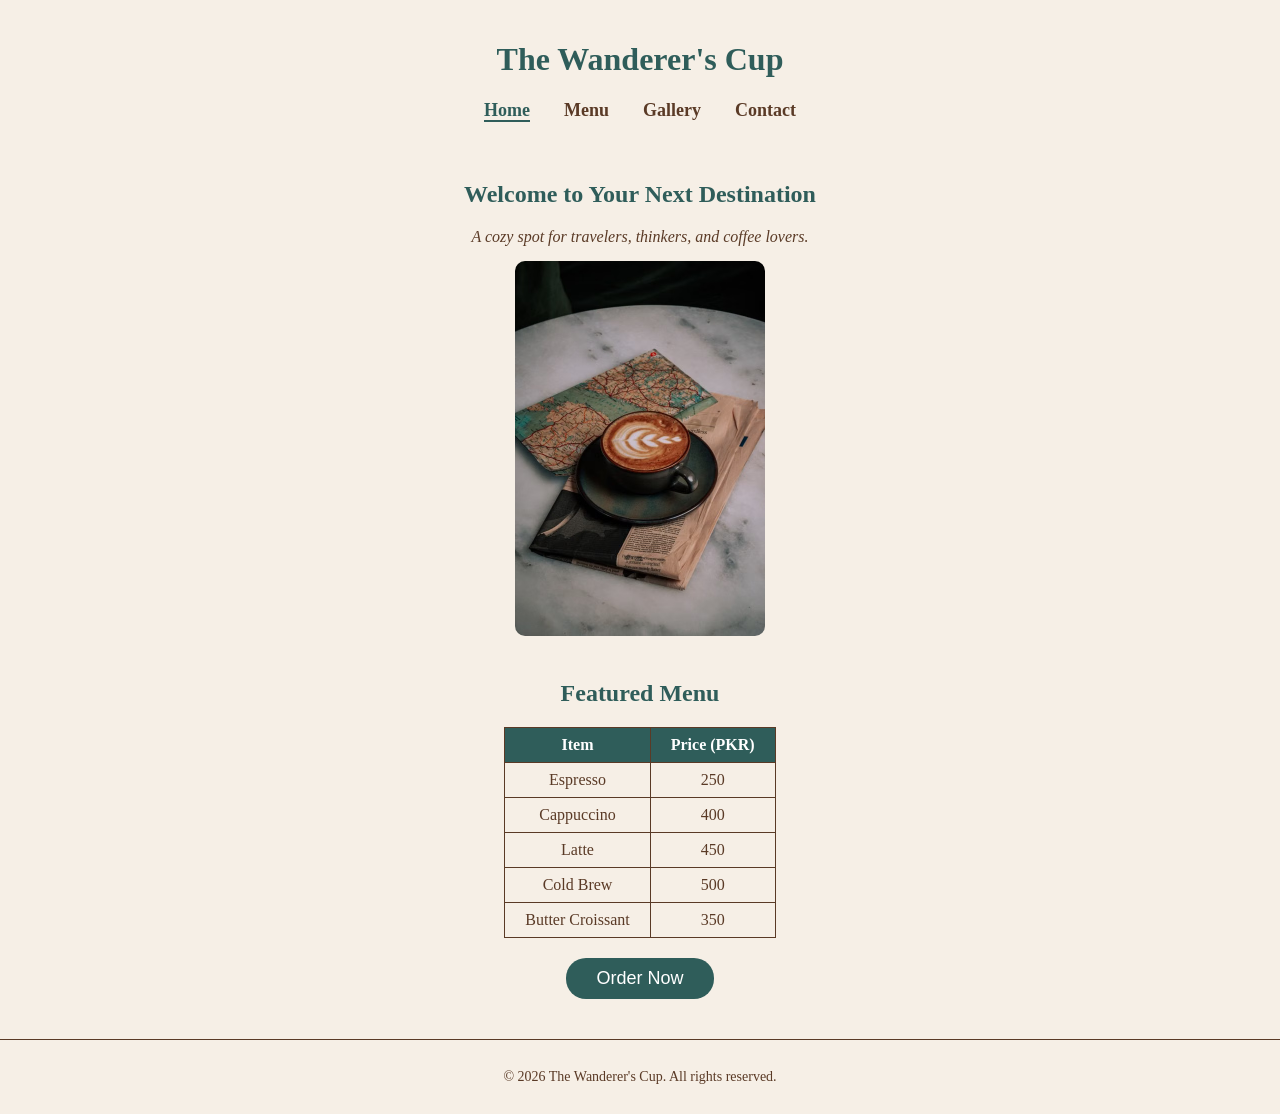
<file: index.html>
<!--
  Name: Nafay Ibrahim
  Roll Number: I26-3044
  Section: BSE F26
-->
<!DOCTYPE html>
<html lang="en">
<head>
  <meta charset="UTF-8">
  <title>The Wanderer's Cup - Home</title>
  <link rel="stylesheet" href="style.css">
</head>
<body>

  <!-- Header & Navigation -->
  <header>
    <h1>The Wanderer's Cup</h1>
    <nav>
      <a href="index.html" class="active">Home</a>
      <a href="menu.html">Menu</a>
      <a href="gallery.html">Gallery</a>
      <a href="contact.html">Contact</a>
    </nav>
  </header>

  <!-- Hero Section -->
  <section class="hero">
    <h2>Welcome to Your Next Destination</h2>
    <p>A cozy spot for travelers, thinkers, and coffee lovers.</p>
    <img src="images/coffee.png" alt="Latte on a marble table">
  </section>

  <!-- Featured Content -->
  <main>
    <h2>Featured Menu</h2>
    <table>
      <tr>
        <th>Item</th>
        <th>Price (PKR)</th>
      </tr>
      <tr>
        <td>Espresso</td>
        <td>250</td>
      </tr>
      <tr>
        <td>Cappuccino</td>
        <td>400</td>
      </tr>
      <tr>
        <td>Latte</td>
        <td>450</td>
      </tr>
      <tr>
        <td>Cold Brew</td>
        <td>500</td>
      </tr>
      <tr>
        <td>Butter Croissant</td>
        <td>350</td>
      </tr>
    </table>

    <button onclick="orderNow()">Order Now</button>
  </main>

  <!-- Footer -->
  <footer>
    <p>&copy; 2026 The Wanderer's Cup. All rights reserved.</p>
  </footer>

  <script>
    function orderNow() {
      window.alert("Your order has been confirmed!");
    }
  </script>
</body>
</html>
</file>
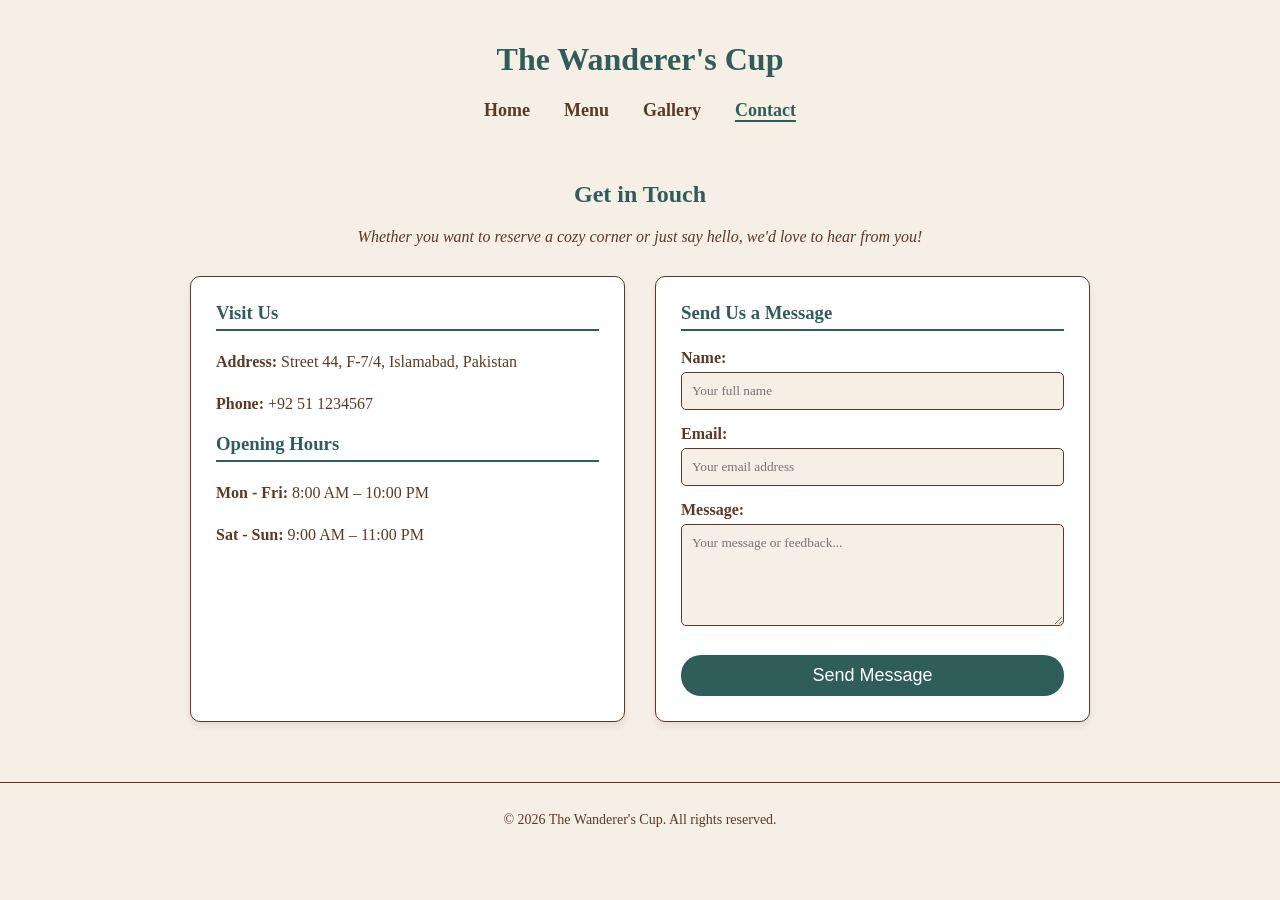
<file: contact.html>
<!--
  Name: Nafay Ibrahim
  Roll Number: I26-3044
  Section: BSE F26
-->
<!DOCTYPE html>
<html lang="en">
<head>
  <meta charset="UTF-8">
  <title>The Wanderer's Cup - Contact Us</title>
  <link rel="stylesheet" href="style.css">
</head>
<body>

  <!-- Header & Navigation -->
  <header>
    <h1>The Wanderer's Cup</h1>
    <nav>
      <a href="index.html">Home</a>
      <a href="menu.html">Menu</a>
      <a href="gallery.html">Gallery</a>
      <a href="contact.html" class="active">Contact</a>
    </nav>
  </header>

  <main class="contact-container">
    <h2>Get in Touch</h2>
    <p class="contact-intro">Whether you want to reserve a cozy corner or just say hello, we'd love to hear from you!</p>

    <div class="contact-wrapper">
      <!-- Café Information -->
      <section class="contact-info">
        <h3>Visit Us</h3>
        <p><strong>Address:</strong> Street 44, F-7/4, Islamabad, Pakistan</p>
        <p><strong>Phone:</strong> +92 51 1234567</p>
        
        <h3>Opening Hours</h3>
        <p><strong>Mon - Fri:</strong> 8:00 AM – 10:00 PM</p>
        <p><strong>Sat - Sun:</strong> 9:00 AM – 11:00 PM</p>
      </section>

      <!-- Contact Form -->
      <section class="contact-form-section">
        <h3>Send Us a Message</h3>
        <form onsubmit="handleFormSubmit(event)">
          <div class="form-group">
            <label for="name">Name:</label>
            <input type="text" id="name" required placeholder="Your full name">
          </div>

          <div class="form-group">
            <label for="email">Email:</label>
            <input type="email" id="email" required placeholder="Your email address">
          </div>

          <div class="form-group message-group">
            <label for="message">Message:</label>
            <textarea id="message" rows="5" required placeholder="Your message or feedback..."></textarea>
          </div>

          <button type="submit">Send Message</button>
        </form>
      </section>
    </div>
  </main>

  <!-- Footer -->
  <footer>
    <p>&copy; 2026 The Wanderer's Cup. All rights reserved.</p>
  </footer>

  <script>
    function handleFormSubmit(event) {
      event.preventDefault(); // Prevents page reload
      const name = document.getElementById('name').value;
      window.alert("Thank you, " + name + "! Your message has been sent successfully.");
      event.target.reset(); // Resets the form fields
    }
  </script>
</body>
</html>
</file>
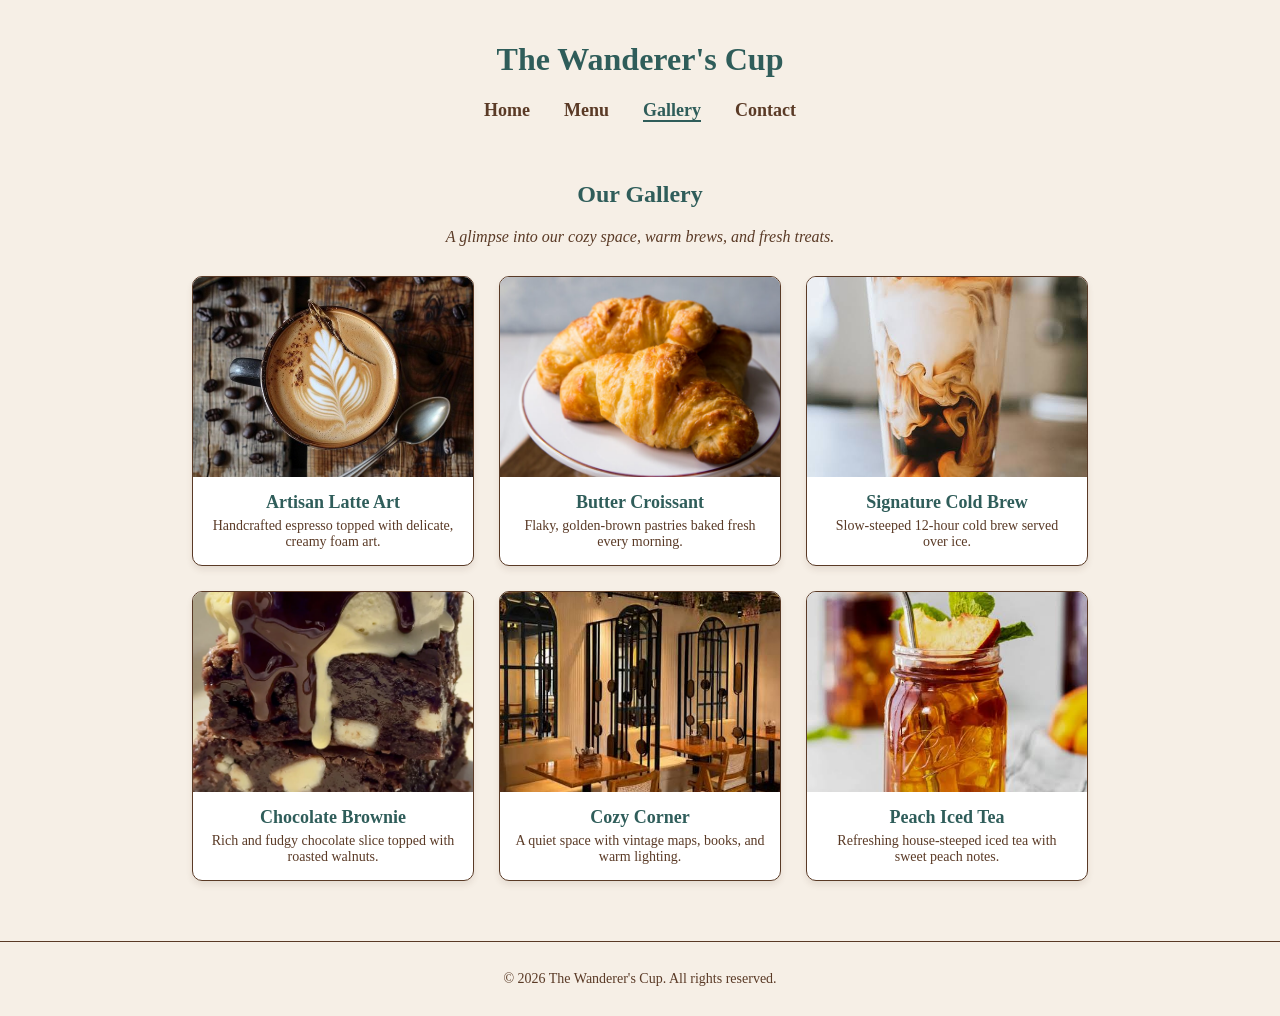
<file: gallery.html>
<!--
  Name: Nafay Ibrahim
  Roll Number: I26-3044
  Section: BSE F26
-->
<!DOCTYPE html>
<html lang="en">
<head>
  <meta charset="UTF-8">
  <title>The Wanderer's Cup - Gallery</title>
  <link rel="stylesheet" href="style.css">
</head>
<body>

  <!-- Header & Navigation -->
  <header>
    <h1>The Wanderer's Cup</h1>
    <nav>
      <a href="index.html">Home</a>
      <a href="menu.html">Menu</a>
      <a href="gallery.html" class="active">Gallery</a>
      <a href="contact.html">Contact</a>
    </nav>
  </header>

  <main class="gallery-container">
    <h2>Our Gallery</h2>
    <p class="gallery-intro">A glimpse into our cozy space, warm brews, and fresh treats.</p>

    <!-- Gallery Grid -->
    <div class="gallery-grid">
      
      <!-- Image Item 1 -->
      <div class="gallery-card">
        <img src="images/gallery1.jpg" alt="Artisan Latte Art">
        <div class="caption">
          <h3>Artisan Latte Art</h3>
          <p>Handcrafted espresso topped with delicate, creamy foam art.</p>
        </div>
      </div>

      <!-- Image Item 2 -->
      <div class="gallery-card">
        <img src="images/gallery2.jpg" alt="Fresh Butter Croissant">
        <div class="caption">
          <h3>Butter Croissant</h3>
          <p>Flaky, golden-brown pastries baked fresh every morning.</p>
        </div>
      </div>

      <!-- Image Item 3 -->
      <div class="gallery-card">
        <img src="images/gallery3.jpg" alt="Cold Brew Coffee">
        <div class="caption">
          <h3>Signature Cold Brew</h3>
          <p>Slow-steeped 12-hour cold brew served over ice.</p>
        </div>
      </div>

      <!-- Image Item 4 -->
      <div class="gallery-card">
        <img src="images/gallery4.jpg" alt="Fudgy Chocolate Brownie">
        <div class="caption">
          <h3>Chocolate Brownie</h3>
          <p>Rich and fudgy chocolate slice topped with roasted walnuts.</p>
        </div>
      </div>

      <!-- Image Item 5 -->
      <div class="gallery-card">
        <img src="images/gallery5.jpg" alt="Cozy Café Interior">
        <div class="caption">
          <h3>Cozy Corner</h3>
          <p>A quiet space with vintage maps, books, and warm lighting.</p>
        </div>
      </div>

      <!-- Image Item 6 -->
      <div class="gallery-card">
        <img src="images/gallery6.jpg" alt="Peach Iced Tea">
        <div class="caption">
          <h3>Peach Iced Tea</h3>
          <p>Refreshing house-steeped iced tea with sweet peach notes.</p>
        </div>
      </div>

    </div>
  </main>

  <!-- Footer -->
  <footer>
    <p>&copy; 2026 The Wanderer's Cup. All rights reserved.</p>
  </footer>

</body>
</html>
</file>
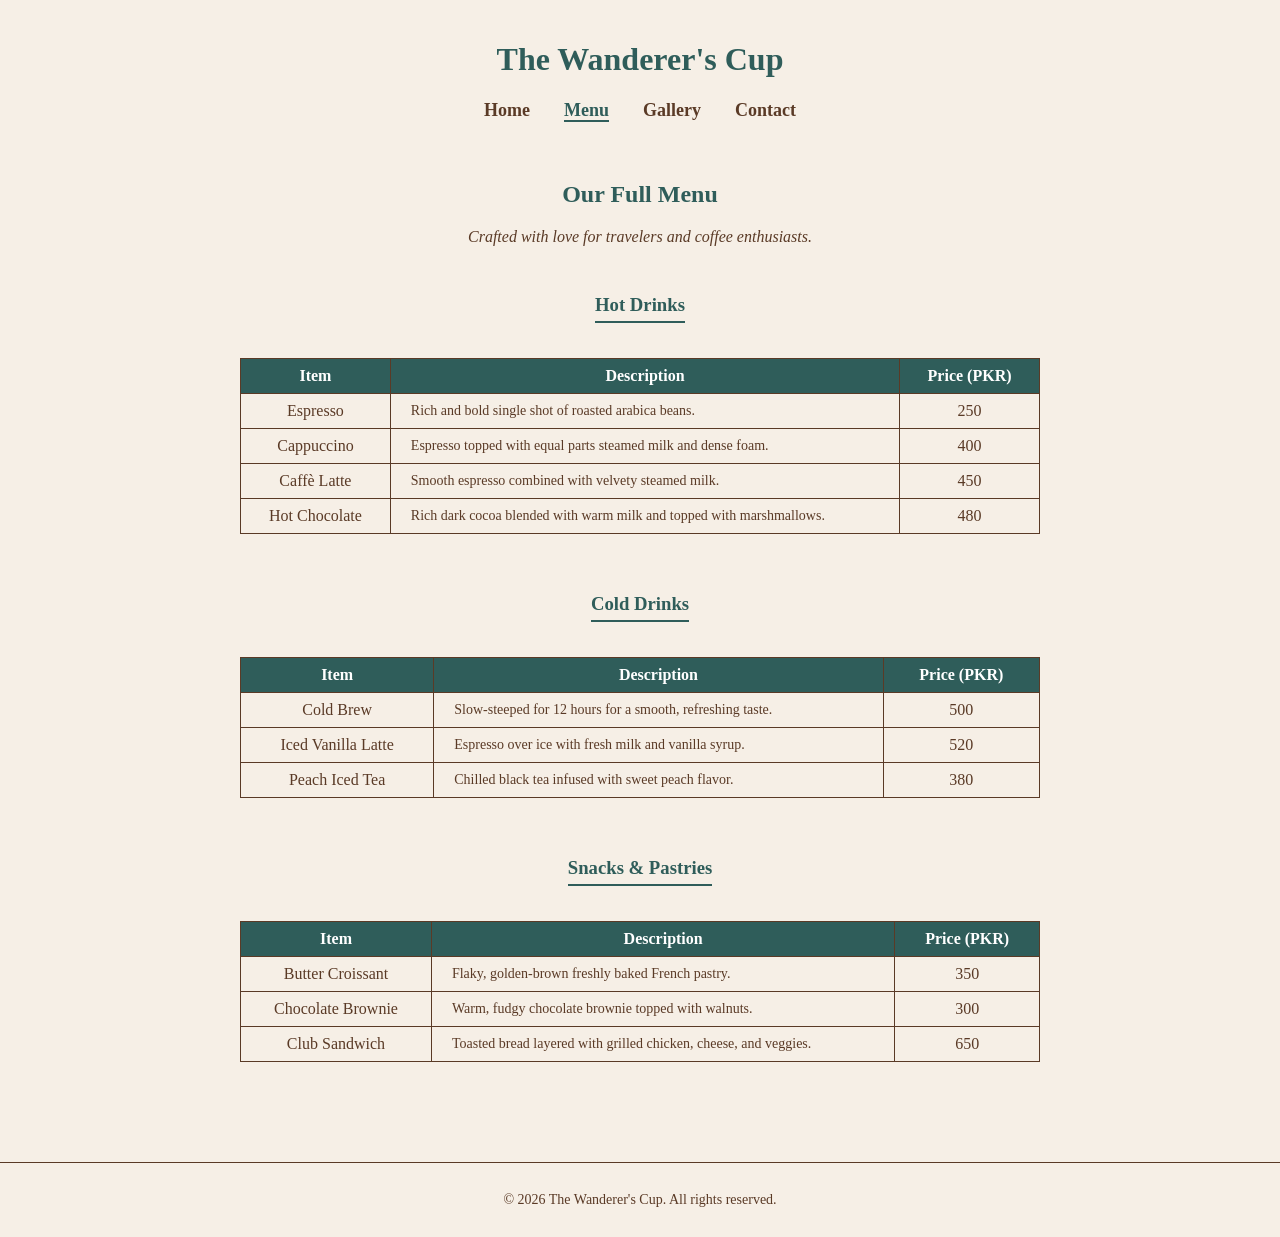
<file: menu.html>
<!--
  Name: Nafay Ibrahim
  Roll Number: I26-3044
  Section: BSE F26
-->
<!DOCTYPE html>
<html lang="en">
<head>
  <meta charset="UTF-8">
  <title>The Wanderer's Cup - Menu</title>
  <link rel="stylesheet" href="style.css">
</head>
<body>

  <!-- Header & Navigation -->
  <header>
    <h1>The Wanderer's Cup</h1>
    <nav>
      <a href="index.html">Home</a>
      <a href="menu.html" class="active">Menu</a>
      <a href="gallery.html">Gallery</a>
      <a href="contact.html">Contact</a>
    </nav>
  </header>

  <main class="menu-container">
    <h2>Our Full Menu</h2>
    <p class="menu-intro">Crafted with love for travelers and coffee enthusiasts.</p>

    <!-- Hot Drinks Category -->
    <section class="menu-category">
      <h3>Hot Drinks</h3>
      <table>
        <tr>
          <th>Item</th>
          <th>Description</th>
          <th>Price (PKR)</th>
        </tr>
        <tr>
          <td>Espresso</td>
          <td>Rich and bold single shot of roasted arabica beans.</td>
          <td>250</td>
        </tr>
        <tr>
          <td>Cappuccino</td>
          <td>Espresso topped with equal parts steamed milk and dense foam.</td>
          <td>400</td>
        </tr>
        <tr>
          <td>Caffè Latte</td>
          <td>Smooth espresso combined with velvety steamed milk.</td>
          <td>450</td>
        </tr>
        <tr>
          <td>Hot Chocolate</td>
          <td>Rich dark cocoa blended with warm milk and topped with marshmallows.</td>
          <td>480</td>
        </tr>
      </table>
    </section>

    <!-- Cold Drinks Category -->
    <section class="menu-category">
      <h3>Cold Drinks</h3>
      <table>
        <tr>
          <th>Item</th>
          <th>Description</th>
          <th>Price (PKR)</th>
        </tr>
        <tr>
          <td>Cold Brew</td>
          <td>Slow-steeped for 12 hours for a smooth, refreshing taste.</td>
          <td>500</td>
        </tr>
        <tr>
          <td>Iced Vanilla Latte</td>
          <td>Espresso over ice with fresh milk and vanilla syrup.</td>
          <td>520</td>
        </tr>
        <tr>
          <td>Peach Iced Tea</td>
          <td>Chilled black tea infused with sweet peach flavor.</td>
          <td>380</td>
        </tr>
      </table>
    </section>

    <!-- Snacks & Pastries Category -->
    <section class="menu-category">
      <h3>Snacks & Pastries</h3>
      <table>
        <tr>
          <th>Item</th>
          <th>Description</th>
          <th>Price (PKR)</th>
        </tr>
        <tr>
          <td>Butter Croissant</td>
          <td>Flaky, golden-brown freshly baked French pastry.</td>
          <td>350</td>
        </tr>
        <tr>
          <td>Chocolate Brownie</td>
          <td>Warm, fudgy chocolate brownie topped with walnuts.</td>
          <td>300</td>
        </tr>
        <tr>
          <td>Club Sandwich</td>
          <td>Toasted bread layered with grilled chicken, cheese, and veggies.</td>
          <td>650</td>
        </tr>
      </table>
    </section>
  </main>

  <!-- Footer -->
  <footer>
    <p>&copy; 2026 The Wanderer's Cup. All rights reserved.</p>
  </footer>

</body>
</html>
</file>
<file: style.css>
/* Colours: cream #f6efe6, teal #2f5d5a, brown #5a3a26 | Font: Georgia */

body {
  background-color: #f6efe6;
  color: #5a3a26;
  font-family: Georgia, serif;
  text-align: center;
  margin: 0;
  padding: 0;
}

/* Header & Navigation Bar (Identical across all pages) */
header {
  padding: 20px 0;
}

h1, h2 {
  color: #2f5d5a;
}

nav {
  margin-top: 10px;
}

nav a {
  color: #5a3a26;
  text-decoration: none;
  font-weight: bold;
  margin: 0 15px;
  font-size: 18px;
}

nav a:hover, nav a.active {
  color: #2f5d5a;
  border-bottom: 2px solid #2f5d5a;
}

/* Hero Section (Home Page) */
.hero {
  padding: 20px;
}

.hero p {
  font-style: italic;
  margin-bottom: 15px;
}

img {
  width: 250px;
  border-radius: 10px;
}

/* Global Table Styling */
table {
  margin: 20px auto;
  border-collapse: collapse;
}

th, td {
  border: 1px solid #5a3a26;
  padding: 8px 20px;
}

th {
  background-color: #2f5d5a;
  color: #ffffff;
}

/* Buttons */
button {
  background-color: #2f5d5a;
  color: white;
  font-size: 18px;
  padding: 10px 30px;
  border: none;
  border-radius: 20px;
  cursor: pointer;
}

button:hover {
  opacity: 0.9;
}

/* Menu Page Styles */
.menu-container {
  padding: 20px;
  max-width: 800px;
  margin: 0 auto;
}

.menu-intro {
  font-style: italic;
  margin-bottom: 30px;
}

.menu-category {
  margin-bottom: 40px;
}

.menu-category h3 {
  color: #2f5d5a;
  border-bottom: 2px solid #2f5d5a;
  display: inline-block;
  padding-bottom: 5px;
  margin-bottom: 15px;
}

.menu-category table {
  width: 100%;
}

.menu-category td:nth-child(2) {
  font-size: 14px;
  text-align: left;
}

/* Gallery Page Styles */
.gallery-container {
  padding: 20px;
  max-width: 1000px;
  margin: 0 auto;
}

.gallery-intro {
  font-style: italic;
  margin-bottom: 30px;
}

.gallery-grid {
  display: flex;
  flex-wrap: wrap;
  justify-content: center;
  gap: 25px;
}

.gallery-card {
  background-color: #ffffff;
  border: 1px solid #5a3a26;
  border-radius: 10px;
  width: 280px;
  overflow: hidden;
  box-shadow: 0 4px 6px rgba(90, 58, 38, 0.1);
  transition: transform 0.2s ease;
}

.gallery-card:hover {
  transform: translateY(-5px);
}

.gallery-card img {
  width: 100%;
  height: 200px;
  object-fit: cover;
  border-radius: 0;
  display: block;
}

.gallery-card .caption {
  padding: 15px;
  text-align: center;
}

.gallery-card .caption h3 {
  color: #2f5d5a;
  margin: 0 0 5px 0;
  font-size: 18px;
}

.gallery-card .caption p {
  color: #5a3a26;
  margin: 0;
  font-size: 14px;
}

/* Contact Page Styles */
.contact-container {
  padding: 20px;
  max-width: 900px;
  margin: 0 auto;
}

.contact-intro {
  font-style: italic;
  margin-bottom: 30px;
}

.contact-wrapper {
  display: flex;
  flex-wrap: wrap;
  justify-content: space-around;
  gap: 30px;
  text-align: left;
}

.contact-info, .contact-form-section {
  flex: 1;
  min-width: 280px;
  background-color: #ffffff;
  padding: 25px;
  border: 1px solid #5a3a26;
  border-radius: 10px;
  box-shadow: 0 4px 6px rgba(90, 58, 38, 0.1);
}

.contact-info h3, .contact-form-section h3 {
  color: #2f5d5a;
  border-bottom: 2px solid #2f5d5a;
  padding-bottom: 5px;
  margin-top: 0;
}

.contact-info p {
  color: #5a3a26;
  line-height: 1.6;
}

.form-group {
  margin-bottom: 15px;
}

.form-group label {
  display: block;
  font-weight: bold;
  color: #5a3a26;
  margin-bottom: 5px;
}

.form-group input, .form-group textarea {
  width: 100%;
  padding: 10px;
  border: 1px solid #5a3a26;
  border-radius: 5px;
  font-family: Georgia, serif;
  box-sizing: border-box;
  background-color: #f6efe6;
  color: #5a3a26;
}

.form-group input:focus, .form-group textarea:focus {
  outline: 2px solid #2f5d5a;
}

.contact-form-section button {
  width: 100%;
  margin-top: 10px;
}

/* Footer (Identical across all pages) */
footer {
  margin-top: 40px;
  padding: 15px 0;
  border-top: 1px solid #5a3a26;
  font-size: 14px;
}
</file>
